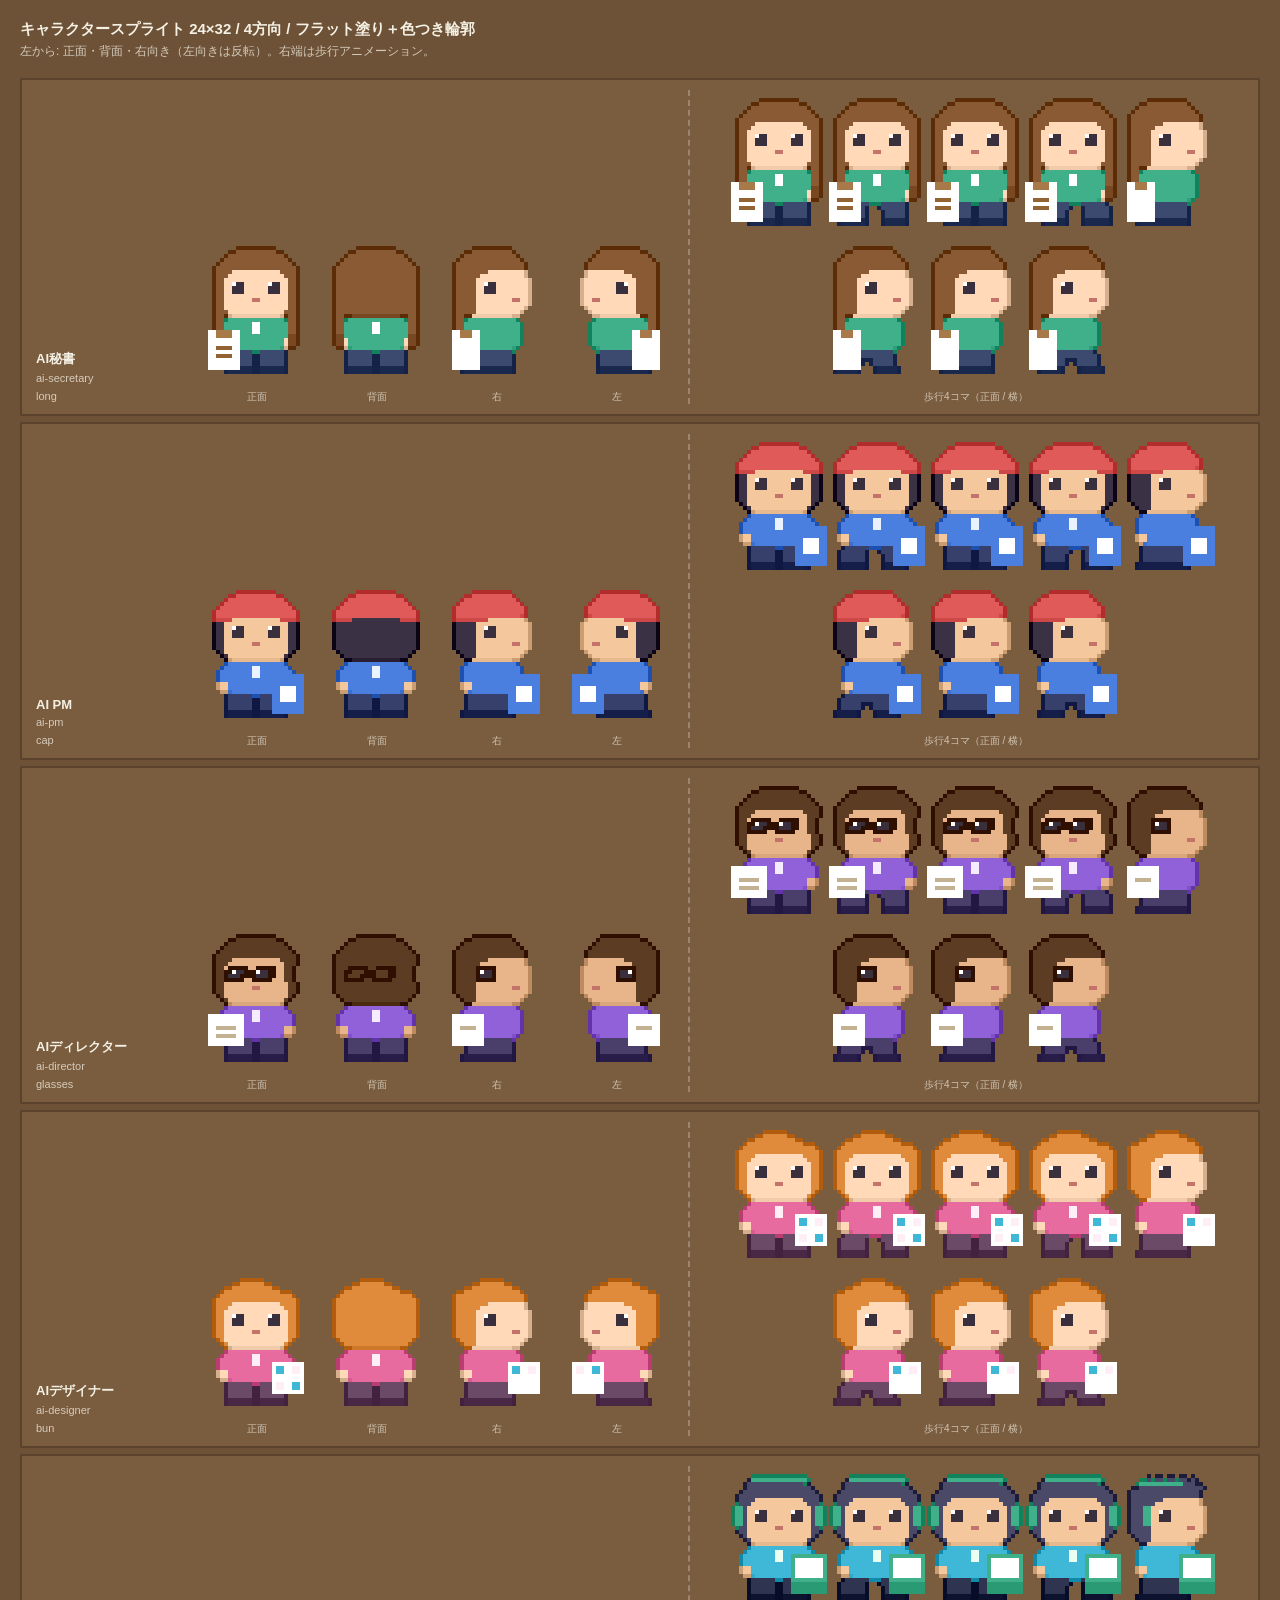
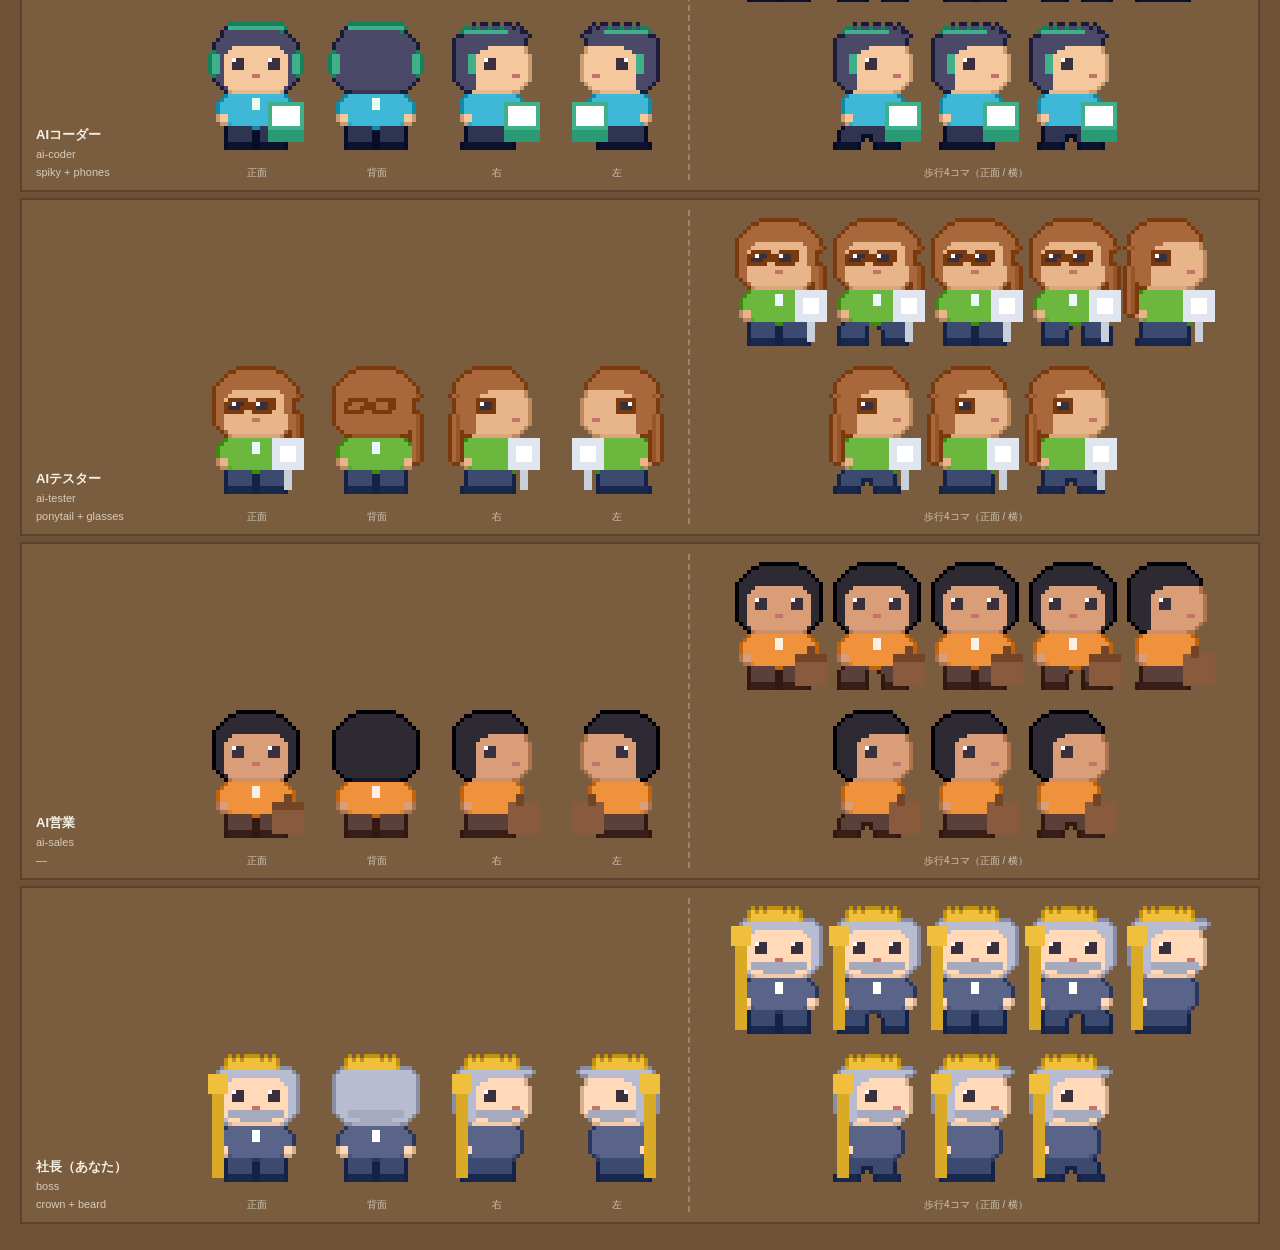
<file: devtools/sprite-preview.html>
<!DOCTYPE html>
<html lang="ja">
<head>
<meta charset="utf-8">
<title>スプライト確認</title>
<style>
  body { background:#6e5238; color:#f4f1e4; font-family:"Hiragino Kaku Gothic ProN",sans-serif;
         margin:0; padding:20px; }
  h1 { font-size:15px; margin:0 0 4px; }
  .note { font-size:12px; opacity:.75; margin:0 0 18px; }
  .row { display:flex; align-items:flex-end; gap:22px; margin-bottom:6px;
         background:#7a5c3f; padding:10px 14px; border:2px solid #5a422c; }
  .who { width:150px; flex:none; }
  .who b { display:block; font-size:13px; }
  .who span { font-size:11px; opacity:.75; }
  .grp { text-align:center; }
  .grp .lbl { font-size:10px; opacity:.7; margin-top:4px; }
  canvas { image-rendering: pixelated; display:inline-block; margin-right:2px; }
  .anim { border-left:2px dashed rgba(255,255,255,.25); padding-left:18px; }
</style>
</head>
<body>
<h1>キャラクタースプライト 24×32 / 4方向 / フラット塗り＋色つき輪郭</h1>
<p class="note">左から: 正面・背面・右向き（左向きは反転）。右端は歩行アニメーション。</p>
<div id="out"></div>

<script src="../src/ai_office/web/sprites.js"></script>
<script>
const SCALE = 4;

function shade(hex, amt) {
  const n = parseInt(hex.slice(1), 16);
  const cl = (v) => Math.max(0, Math.min(255, v));
  const r = cl((n >> 16) + amt), g = cl(((n >> 8) & 255) + amt), b = cl((n & 255) + amt);
  return '#' + ((1 << 24) | (r << 16) | (g << 8) | b).toString(16).slice(1);
}

function palFor(look) {
  const prop = look.prop || '#c9a06a';
  const cap = look.cap || look.shirt;
  return {
    H: look.hair,  h: shade(look.hair, -18),
    S: look.skin,  s: shade(look.skin, -14),
    P: '#3a2f3d',  W: '#ffffff',  M: '#c4736b',
    B: look.shirt, b: shade(look.shirt, -16),
    A: look.accent,
    G: look.pants, g: shade(look.pants, -14),
    O: shade(look.pants, -34),
    C: cap,        c: shade(cap, -18),
    X: prop,       x: shade(prop, -22),
    1: shade(look.hair, -46), 2: shade(look.skin, -42), 3: shade(look.shirt, -46),
    4: shade(look.pants, -40), 5: shade(cap, -46), 6: shade(prop, -46),
  };
}

const ROLES = [
  { label:'AI秘書', id:'ai-secretary', kits:['long'], prop:'clipboard',
    look:{ hair:'#8a5a34', skin:'#ffd9b8', shirt:'#3fb08a', pants:'#3d4a70', accent:'#ffffff', prop:'#a87a4a' } },
  { label:'AI PM', id:'ai-pm', kits:['cap'], prop:'binder',
    look:{ hair:'#3a3244', skin:'#f5c79c', shirt:'#4a7fe0', pants:'#37406b', accent:'#eaf2ff', cap:'#e05a5a', prop:'#4a7fe0' } },
  { label:'AIディレクター', id:'ai-director', kits:['glasses'], prop:'papers',
    look:{ hair:'#5c3d24', skin:'#e8b48a', shirt:'#9061d8', pants:'#4a3f6b', accent:'#f6ecff', prop:'#d8c8a8' } },
  { label:'AIデザイナー', id:'ai-designer', kits:['bun'], prop:'palette',
    look:{ hair:'#e08a3c', skin:'#ffd9b8', shirt:'#e86ba0', pants:'#6b4a68', accent:'#ffeef6', prop:'#3fb8d8' } },
  { label:'AIコーダー', id:'ai-coder', kits:['spiky','phones'], prop:'laptop',
    look:{ hair:'#4a4a68', skin:'#f5c79c', shirt:'#3fb8d8', pants:'#2f3550', accent:'#eafff2', prop:'#3fb08a' } },
  { label:'AIテスター', id:'ai-tester', kits:['ponytail','glasses'], prop:'loupe',
    look:{ hair:'#a8683c', skin:'#e8b48a', shirt:'#6cb83f', pants:'#3d4a70', accent:'#eaf8ff', prop:'#e0e6f0' } },
  { label:'AI営業', id:'ai-sales', kits:[], prop:'bag',
    look:{ hair:'#2e2a34', skin:'#d99e78', shirt:'#f0913c', pants:'#5a4038', accent:'#fff0e6', prop:'#8a5a3c' } },
  { label:'社長（あなた）', id:'boss', kits:['crown','beard'], prop:'scepter',
    look:{ hair:'#b8bcd0', skin:'#ffd9b8', shirt:'#5a6488', pants:'#3d4a70', accent:'#ffffff', prop:'#f0c03c' } },
];

function draw(role, dir, frame, flip) {
  const cv = document.createElement('canvas');
  cv.width = SPRITE_W * SCALE; cv.height = (SPRITE_H + 4) * SCALE;
  const g = cv.getContext('2d');
  g.imageSmoothingEnabled = false;
  const pal = palFor(role.look);
  const rows = personSprite(dir, frame, role.kits);

  const px = (x, y, w, h, c) => { g.fillStyle = c; g.fillRect(x * SCALE, y * SCALE, w * SCALE, h * SCALE); };

  if (flip) { g.translate(cv.width, 0); g.scale(-1, 1); }

  for (let r = 0; r < rows.length; r++) {
    for (let c = 0; c < rows[r].length; c++) {
      const k = rows[r][c];
      if (k === '.' || !pal[k]) continue;
      px(c, r + 2, 1, 1, pal[k]);
    }
  }

  // 小物
  const prop = PROPS[role.prop];
  if (prop && dir !== 'back') {
    for (const p of (dir === 'side' ? prop.side : prop.front)) px(p.x, p.y + 2, p.w, p.h, pal[p.k]);
  }
  return cv;
}

const out = document.getElementById('out');
for (const role of ROLES) {
  const row = document.createElement('div');
  row.className = 'row';
  row.innerHTML = `<div class="who"><b>${role.label}</b><span>${role.id}<br>${role.kits.join(' + ') || '—'}</span></div>`;

  for (const [dir, flip, lbl] of [['front', false, '正面'], ['back', false, '背面'],
                                  ['side', false, '右'], ['side', true, '左']]) {
    const g = document.createElement('div');
    g.className = 'grp';
    g.appendChild(draw(role, dir, null, flip));
    const cap = document.createElement('div');
    cap.className = 'lbl'; cap.textContent = lbl;
    g.appendChild(cap);           // innerHTML を足すと canvas が作り直されて中身が消える
    row.appendChild(g);
  }

  const anim = document.createElement('div');
  anim.className = 'grp anim';
  for (const f of [0, 1, 2, 3]) anim.appendChild(draw(role, 'front', f, false));
  for (const f of [0, 1, 2, 3]) anim.appendChild(draw(role, 'side', f, false));
  const cap2 = document.createElement('div');
  cap2.className = 'lbl'; cap2.textContent = '歩行4コマ（正面 / 横）';
  anim.appendChild(cap2);
  row.appendChild(anim);

  out.appendChild(row);
}
</script>
</body>
</html>
</file>
